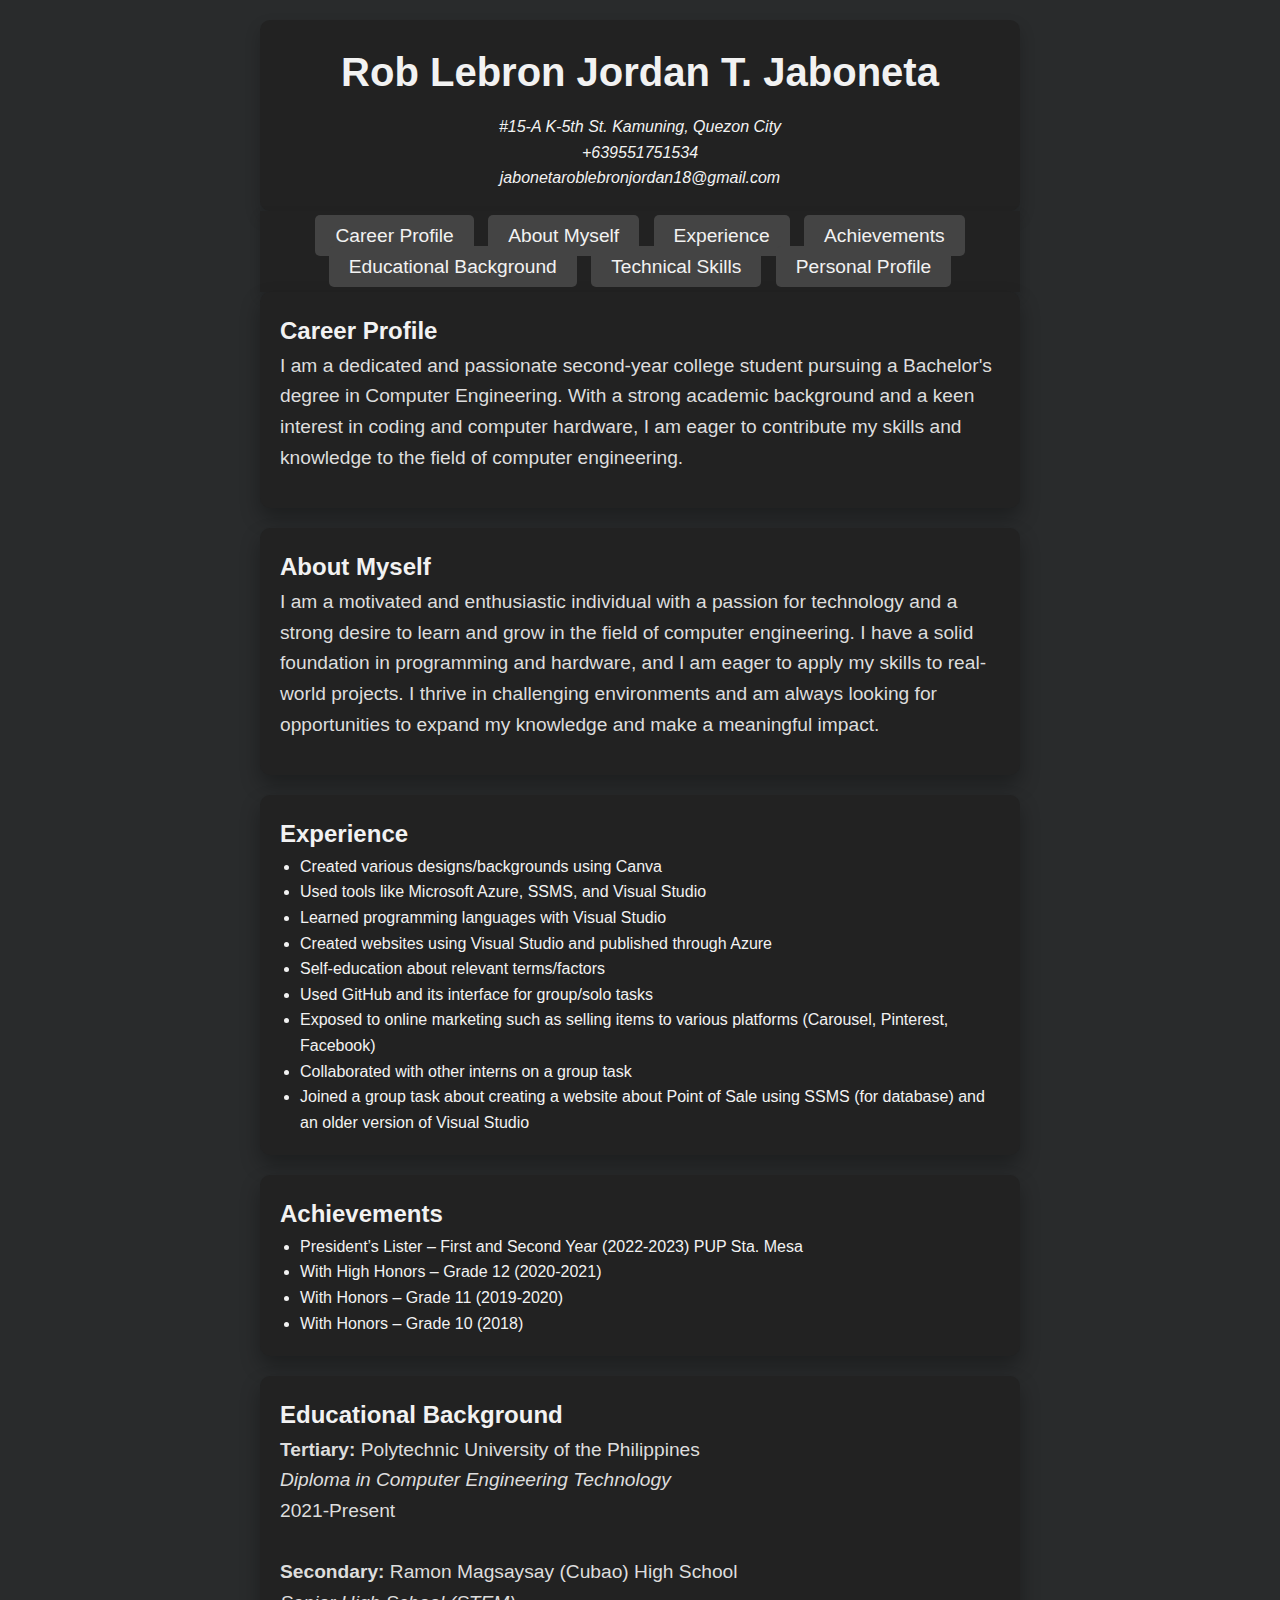
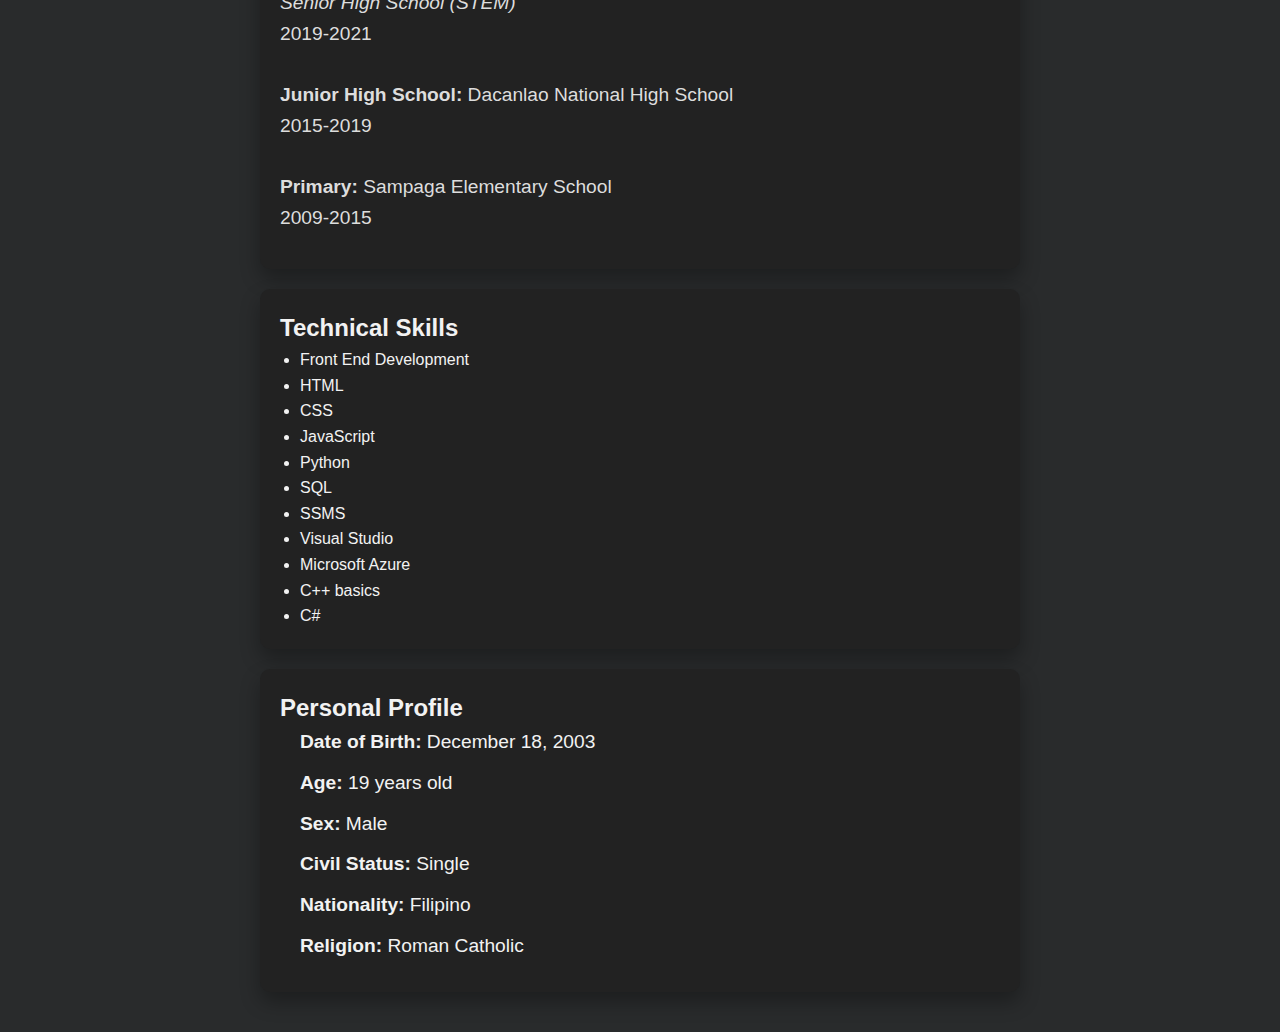
<file: index.html>
<!DOCTYPE html>
<html lang="en">
<head>
    <meta charset="UTF-8">
    <meta name="viewport" content="width=device-width, initial-scale=1.0">
    <link rel="stylesheet" href="style.css">
    <title>Rob Lebron Jordan T. Jaboneta - Resume</title>
</head>
<body>
    <div class="container">
        <header>
            <h1>Rob Lebron Jordan T. Jaboneta</h1>
            <address>
                #15-A K-5th St. Kamuning, Quezon City<br>
                +639551751534<br>
                jabonetaroblebronjordan18@gmail.com
            </address>
        </header>

        <!-- Navigation -->
        <nav class="content-navigation">
            <div class="row">
                <a href="#career-profile">Career Profile</a>
                <a href="#about-myself">About Myself</a>
                <a href="#experience">Experience</a>
                <a href="#achievements">Achievements</a>
            </div>
            <div class="row">
                <a href="#education">Educational Background</a>
                <a href="#technical-skills">Technical Skills</a>
                <a href="#personal-profile">Personal Profile</a>
            </div>
        </nav>

        <section class="content" id="career-profile">
            <h2>Career Profile</h2>
            <p>
                I am a dedicated and passionate second-year college student pursuing a Bachelor's degree in Computer Engineering. With a strong academic background and a keen interest in coding and computer hardware, I am eager to contribute my skills and knowledge to the field of computer engineering.
            </p>
        </section>

        <section class="content" id="about-myself">
            <h2>About Myself</h2>
            <p>
                I am a motivated and enthusiastic individual with a passion for technology and a strong desire to learn and grow in the field of computer engineering. I have a solid foundation in programming and hardware, and I am eager to apply my skills to real-world projects. I thrive in challenging environments and am always looking for opportunities to expand my knowledge and make a meaningful impact.
            </p>
        </section>

        <section class="content" id="experience">
            <h2>Experience</h2>
            <ul>
                <li>Created various designs/backgrounds using Canva</li>
                <li>Used tools like Microsoft Azure, SSMS, and Visual Studio</li>
                <li>Learned programming languages with Visual Studio</li>
                <li>Created websites using Visual Studio and published through Azure</li>
                <li>Self-education about relevant terms/factors</li>
                <li>Used GitHub and its interface for group/solo tasks</li>
                <li>Exposed to online marketing such as selling items to various platforms (Carousel, Pinterest, Facebook)</li>
                <li>Collaborated with other interns on a group task</li>
                <li>Joined a group task about creating a website about Point of Sale using SSMS (for database) and an older version of Visual Studio</li>
            </ul>
        </section>

        <section class="content" id="achievements">
            <h2>Achievements</h2>
            <ul>
                <li>President’s Lister – First and Second Year (2022-2023) PUP Sta. Mesa</li>
                <li>With High Honors – Grade 12 (2020-2021)</li>
                <li>With Honors – Grade 11 (2019-2020)</li>
                <li>With Honors – Grade 10 (2018)</li>
            </ul>
        </section>

        <section class="content" id="education">
            <h2>Educational Background</h2>
            <p>
                <strong>Tertiary:</strong> Polytechnic University of the Philippines<br>
                <em>Diploma in Computer Engineering Technology</em><br>
                2021-Present<br><br>

                <strong>Secondary:</strong> Ramon Magsaysay (Cubao) High School<br>
                <em>Senior High School (STEM)</em><br>
                2019-2021<br><br>

                <strong>Junior High School:</strong> Dacanlao National High School<br>
                2015-2019<br><br>

                <strong>Primary:</strong> Sampaga Elementary School<br>
                2009-2015
            </p>
        </section>

        <section class="content" id="technical-skills">
            <h2>Technical Skills</h2>
            <ul>
                <li>Front End Development</li>
                <li>HTML</li>
                <li>CSS</li>
                <li>JavaScript</li>
                <li>Python</li>
                <li>SQL</li>
                <li>SSMS</li>
                <li>Visual Studio</li>
                <li>Microsoft Azure</li>
                <li>C++ basics</li>
                <li>C#</li>
            </ul>
        </section>

        <section class="content" id="personal-profile">
            <h2>Personal Profile</h2>
            <ul>
                <li><strong>Date of Birth:</strong> December 18, 2003</li>
                <li><strong>Age:</strong> 19 years old</li>
                <li><strong>Sex:</strong> Male</li>
                <li><strong>Civil Status:</strong> Single</li>
                <li><strong>Nationality:</strong> Filipino</li>
                <li><strong>Religion:</strong> Roman Catholic</li>
            </ul>
        </section>
    </div>
    <script src="script.js"></script>
</body>
</html>
</file>
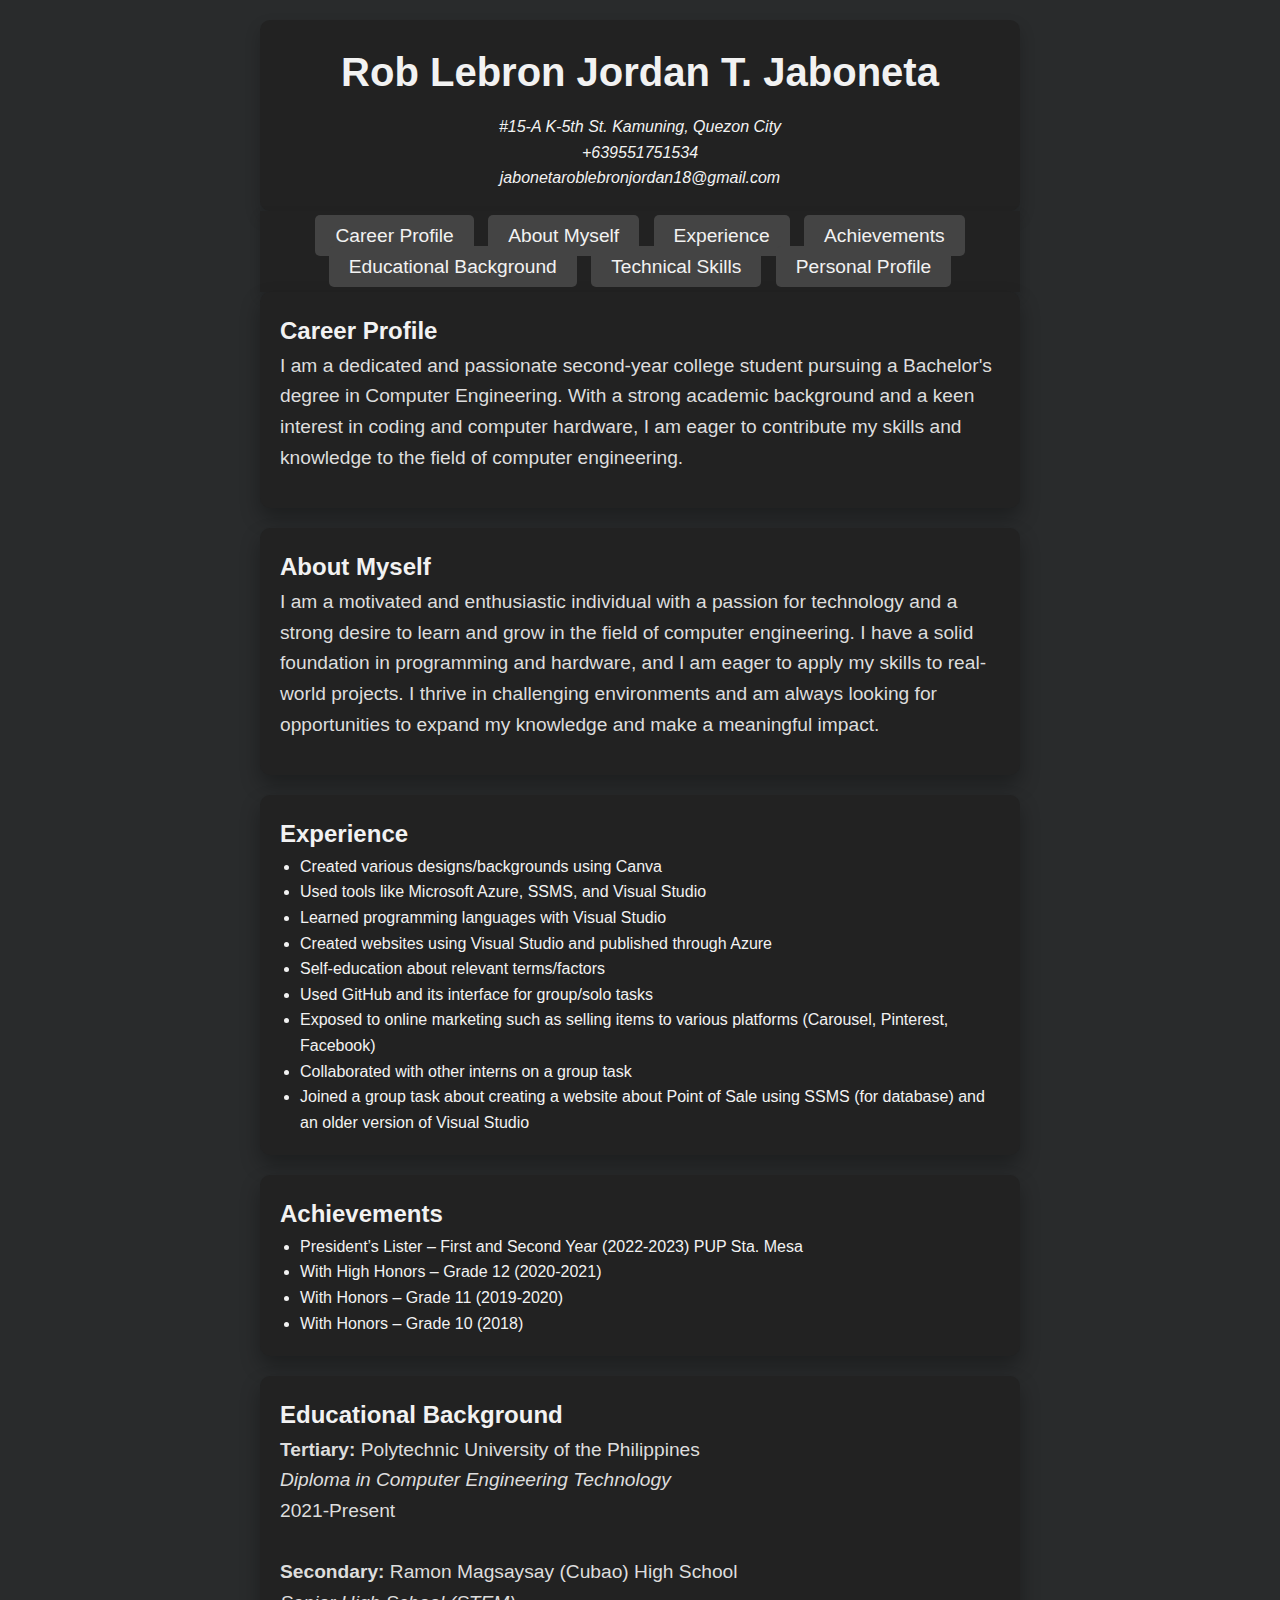
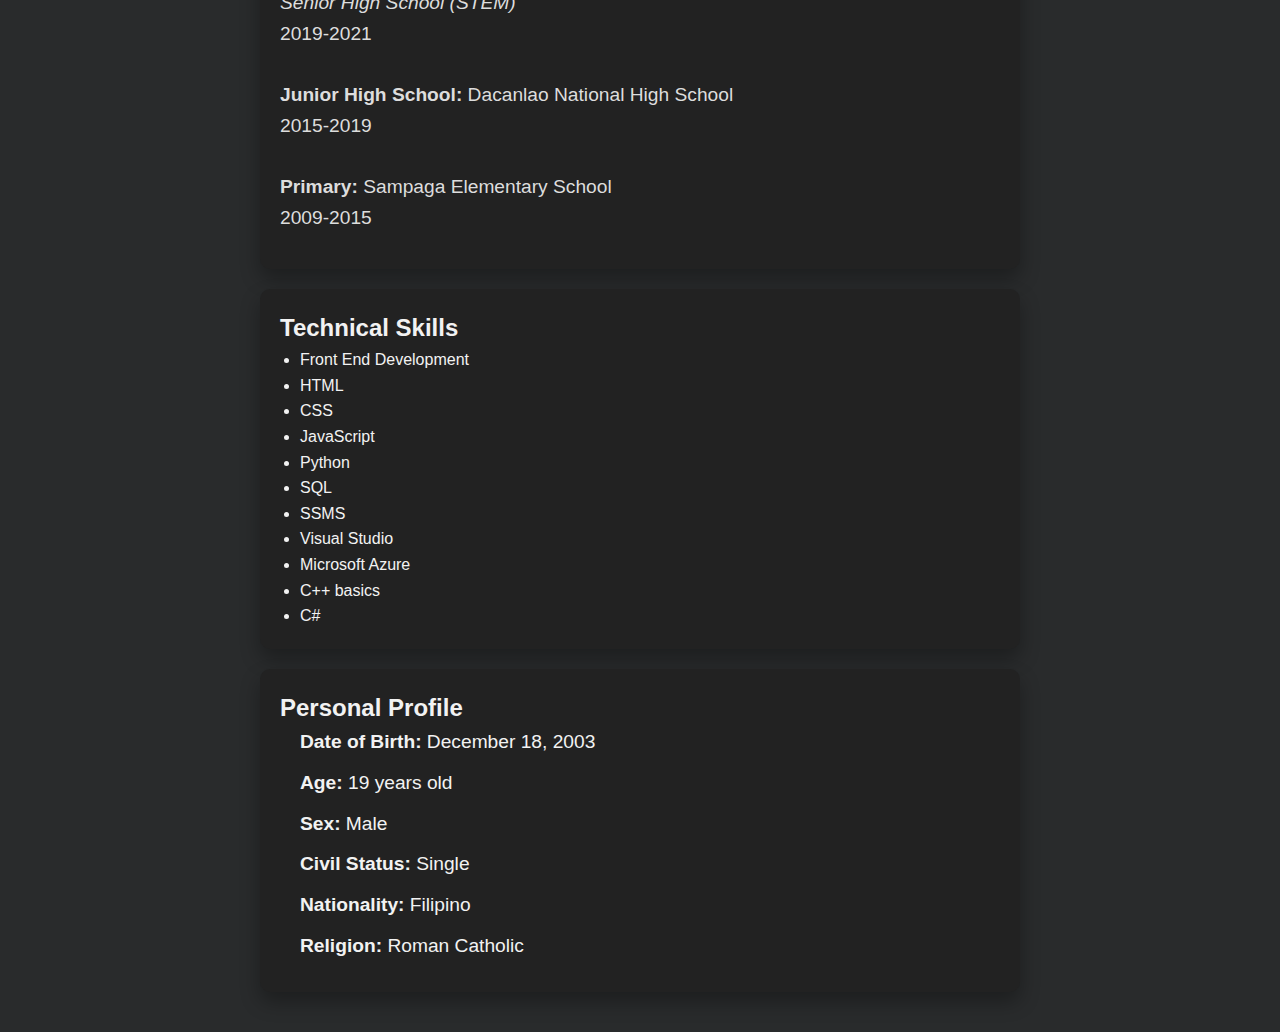
<file: jaboneta.html>
<!DOCTYPE html>
<html lang="en">
<head>
    <meta charset="UTF-8">
    <meta name="viewport" content="width=device-width, initial-scale=1.0">
    <link rel="stylesheet" href="style.css">
    <title>Rob Lebron Jordan T. Jaboneta - Resume</title>
</head>
<body>
    <div class="container">
        <header>
            <h1>Rob Lebron Jordan T. Jaboneta</h1>
            <address>
                #15-A K-5th St. Kamuning, Quezon City<br>
                +639551751534<br>
                jabonetaroblebronjordan18@gmail.com
            </address>
        </header>

        <!-- Navigation -->
        <nav class="content-navigation">
            <div class="row">
                <a href="#career-profile">Career Profile</a>
                <a href="#about-myself">About Myself</a>
                <a href="#experience">Experience</a>
                <a href="#achievements">Achievements</a>
            </div>
            <div class="row">
                <a href="#education">Educational Background</a>
                <a href="#technical-skills">Technical Skills</a>
                <a href="#personal-profile">Personal Profile</a>
            </div>
        </nav>

        <section class="content" id="career-profile">
            <h2>Career Profile</h2>
            <p>
                I am a dedicated and passionate second-year college student pursuing a Bachelor's degree in Computer Engineering. With a strong academic background and a keen interest in coding and computer hardware, I am eager to contribute my skills and knowledge to the field of computer engineering.
            </p>
        </section>

        <section class="content" id="about-myself">
            <h2>About Myself</h2>
            <p>
                I am a motivated and enthusiastic individual with a passion for technology and a strong desire to learn and grow in the field of computer engineering. I have a solid foundation in programming and hardware, and I am eager to apply my skills to real-world projects. I thrive in challenging environments and am always looking for opportunities to expand my knowledge and make a meaningful impact.
            </p>
        </section>

        <section class="content" id="experience">
            <h2>Experience</h2>
            <ul>
                <li>Created various designs/backgrounds using Canva</li>
                <li>Used tools like Microsoft Azure, SSMS, and Visual Studio</li>
                <li>Learned programming languages with Visual Studio</li>
                <li>Created websites using Visual Studio and published through Azure</li>
                <li>Self-education about relevant terms/factors</li>
                <li>Used GitHub and its interface for group/solo tasks</li>
                <li>Exposed to online marketing such as selling items to various platforms (Carousel, Pinterest, Facebook)</li>
                <li>Collaborated with other interns on a group task</li>
                <li>Joined a group task about creating a website about Point of Sale using SSMS (for database) and an older version of Visual Studio</li>
            </ul>
        </section>

        <section class="content" id="achievements">
            <h2>Achievements</h2>
            <ul>
                <li>President’s Lister – First and Second Year (2022-2023) PUP Sta. Mesa</li>
                <li>With High Honors – Grade 12 (2020-2021)</li>
                <li>With Honors – Grade 11 (2019-2020)</li>
                <li>With Honors – Grade 10 (2018)</li>
            </ul>
        </section>

        <section class="content" id="education">
            <h2>Educational Background</h2>
            <p>
                <strong>Tertiary:</strong> Polytechnic University of the Philippines<br>
                <em>Diploma in Computer Engineering Technology</em><br>
                2021-Present<br><br>

                <strong>Secondary:</strong> Ramon Magsaysay (Cubao) High School<br>
                <em>Senior High School (STEM)</em><br>
                2019-2021<br><br>

                <strong>Junior High School:</strong> Dacanlao National High School<br>
                2015-2019<br><br>

                <strong>Primary:</strong> Sampaga Elementary School<br>
                2009-2015
            </p>
        </section>

        <section class="content" id="technical-skills">
            <h2>Technical Skills</h2>
            <ul>
                <li>Front End Development</li>
                <li>HTML</li>
                <li>CSS</li>
                <li>JavaScript</li>
                <li>Python</li>
                <li>SQL</li>
                <li>SSMS</li>
                <li>Visual Studio</li>
                <li>Microsoft Azure</li>
                <li>C++ basics</li>
                <li>C#</li>
            </ul>
        </section>

        <section class="content" id="personal-profile">
            <h2>Personal Profile</h2>
            <ul>
                <li><strong>Date of Birth:</strong> December 18, 2003</li>
                <li><strong>Age:</strong> 19 years old</li>
                <li><strong>Sex:</strong> Male</li>
                <li><strong>Civil Status:</strong> Single</li>
                <li><strong>Nationality:</strong> Filipino</li>
                <li><strong>Religion:</strong> Roman Catholic</li>
            </ul>
        </section>
    </div>
    <script src="script.js"></script>
</body>
</html>
</file>
<file: style.css>
/* Reset some default styles */
body, h1, h2, p, ul, li, address {
    margin: 0;
    padding: 0;
}

body {
    font-family: 'Roboto', sans-serif; /* Sans-serif font for a clean look */
    background-color: #292b2c; /* Dark background */
    color: #f2f2f2; /* Light text color */
    line-height: 1.6;
    margin: 0;
    transition: background-color 0.3s ease-in-out;
}

.container {
    max-width: 800px;
    margin: 0 auto;
    padding: 20px;
    box-sizing: border-box;
}

header {
    background-color: #222; /* Dark header background */
    color: #f2f2f2; /* Light text color */
    text-align: center;
    padding: 20px;
    border-radius: 10px; /* Rounded corners */
    box-shadow: 0px 8px 16px rgba(0, 0, 0, 0.2);
    transition: background-color 0.3s ease-in-out, box-shadow 0.3s ease-in-out;
}

header h1 {
    font-size: 2.5rem;
    margin-bottom: 10px;
}

/* Content navigation menu */
.content-navigation {
    background-color: #222; /* Dark background for navigation */
    text-align: center;
    padding: 10px 0; /* Add padding to top and bottom */
    box-shadow: 0px 5px 10px rgba(0, 0, 0, 0.2);
}

/* Style navigation links */
.content-navigation a {
    text-decoration: none;
    color: #f2f2f2; /* Light text color for links */
    font-family: 'Roboto', sans-serif;
    font-size: 1.2rem;
    transition: background-color 0.3s ease-in-out, color 0.3s ease-in-out;
    padding: 10px 20px;
    border-radius: 5px; /* Rounded corners */
    background-color: #444; /* Dark menu item background */
    margin: 5px; /* Add space between navigation items */
    cursor: pointer; /* Add pointer cursor */
}

.content-navigation a:hover {
    background-color: #333; /* Darker background on hover */
}

/* Content boxes */
.content {
    background-color: #222; /* Dark background for content boxes */
    border-radius: 10px;
    box-shadow: 0px 10px 20px rgba(0, 0, 0, 0.3);
    padding: 20px;
    text-align: left;
    margin: 0 auto; /* Center content horizontally */
    margin-bottom: 20px; /* Add space between content sections */
    box-sizing: border-box;
}

/* Modern fonts and colors */
h1, h2 {
    font-family: 'Roboto', sans-serif;
    color: #f2f2f2; /* Light text color for headers */
}

p {
    font-size: 1.2rem; /* Larger text size */
    color: #ddd; /* Lighter text color */
    margin-bottom: 15px; /* Increased margin */
}

ul {
    list-style-type: disc; /* Use bullet points for lists */
    margin-left: 20px; /* Add indentation to lists */
}

/* Personal Profile section */
.content#personal-profile ul {
    list-style-type: none;
    padding: 0;
}

.content#personal-profile ul li {
    font-size: 1.2rem; /* Larger text size for personal profile */
    margin-bottom: 10px;
}

/* Responsive styles for mobile view */
@media screen and (max-width: 768px) {
    /* Center navigation items vertically for smaller screens */
    .content-navigation .row {
        flex-direction: column; /* Stack navigation items vertically */
    }

    /* Style navigation links as buttons for smaller screens */
    .content-navigation a {
        margin: 5px auto; /* Center navigation items horizontally */
        display: inline-block; /* Make the links block-level for centering */
    }

    /* Add space between rows for smaller screens */
    .content-navigation .row {
        margin-top: 5px;
    }
}
</file>
